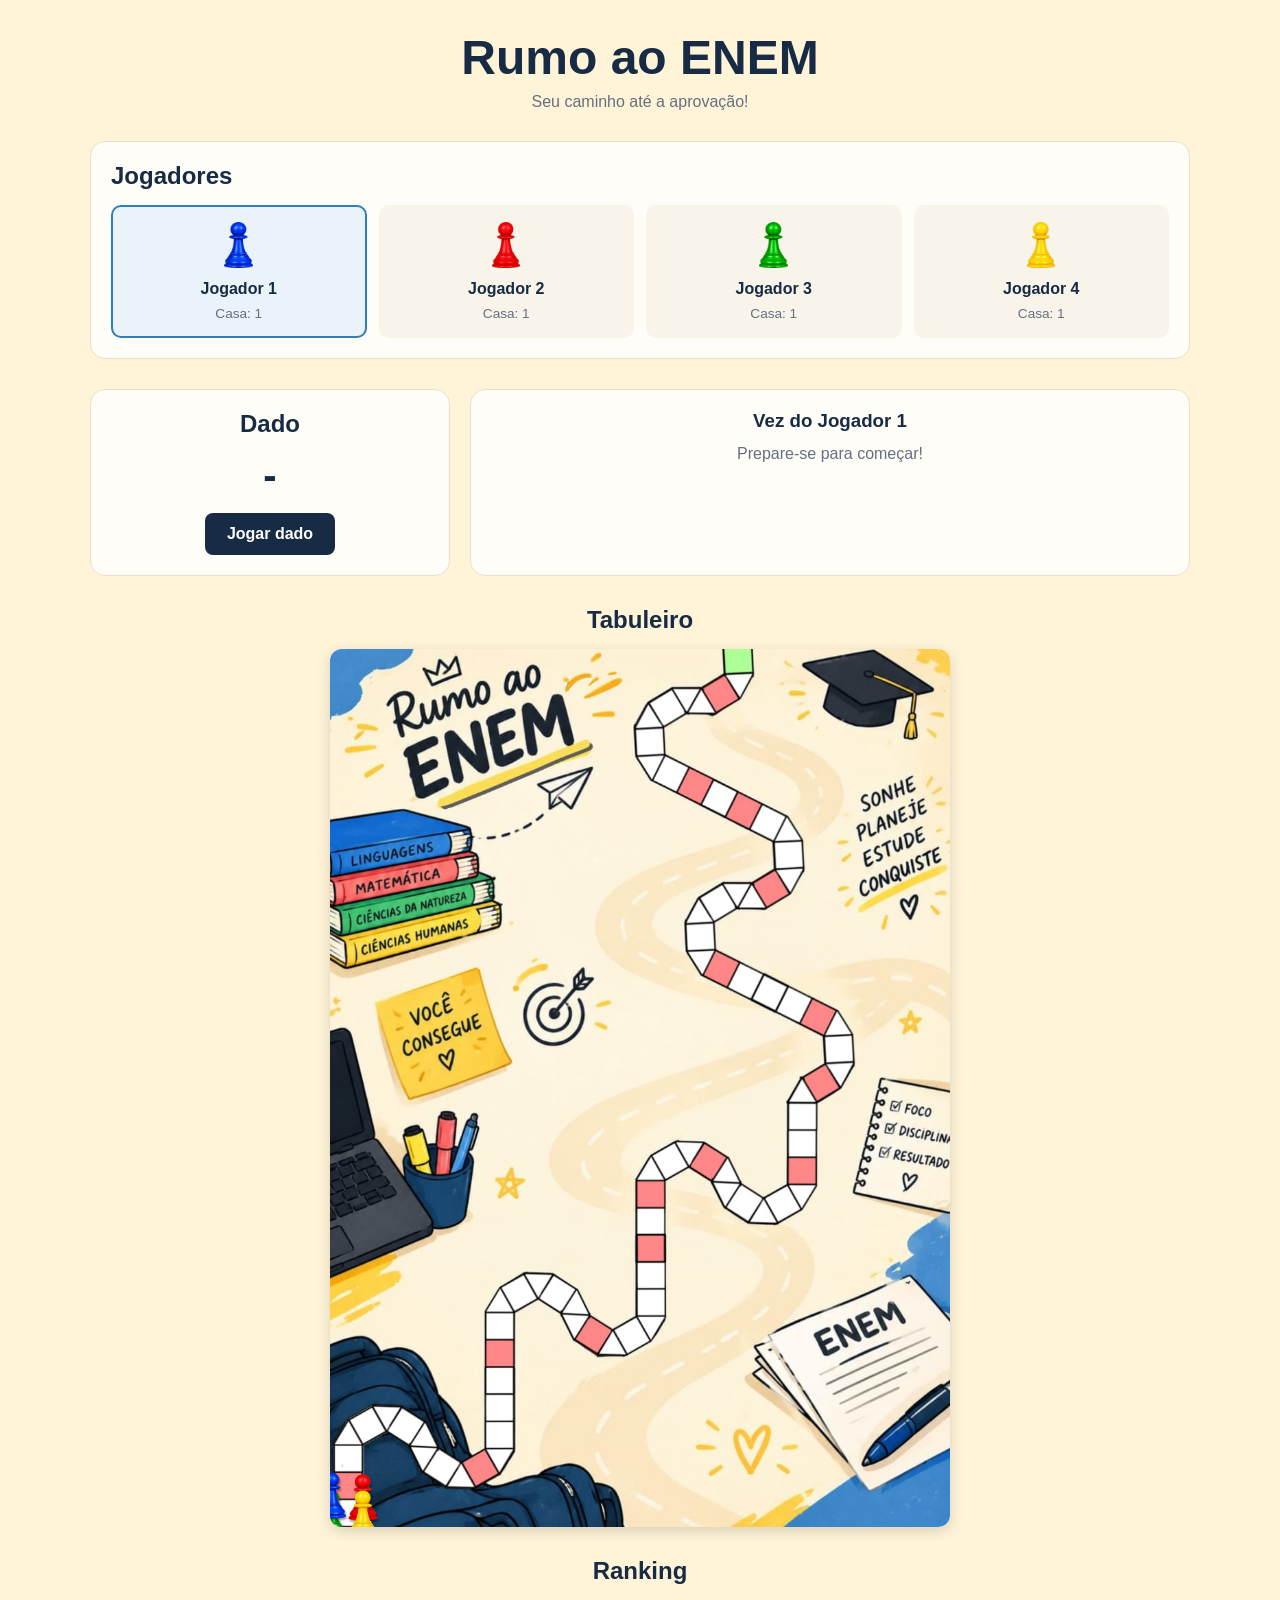
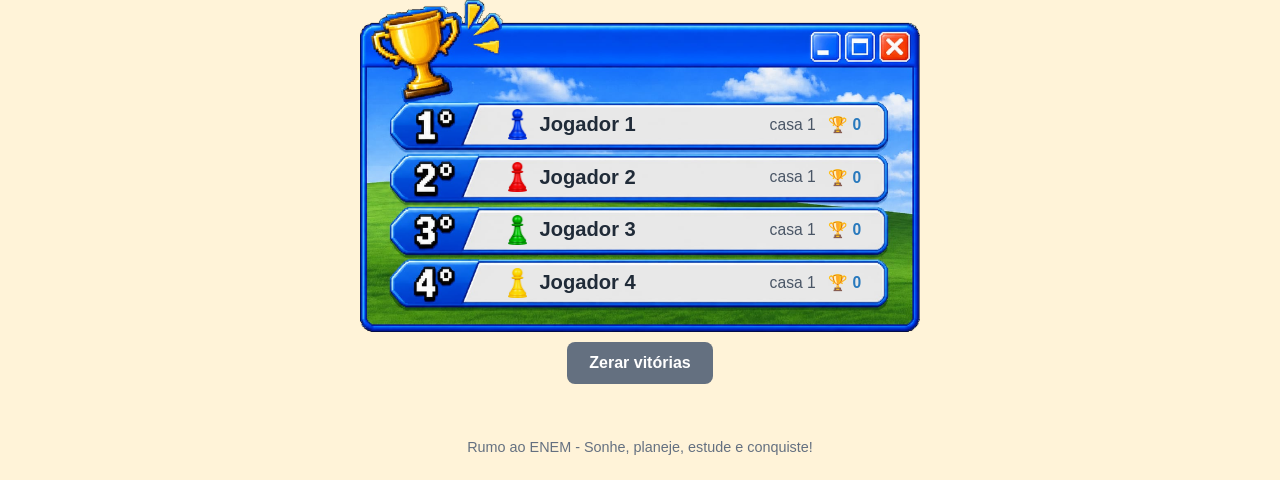
<file: index.html>
<!DOCTYPE html>
<html lang="pt-BR">
<head>
    <meta charset="UTF-8">
    <meta http-equiv="refresh" content="0; url=projeto/">
    <title>Rumo ao ENEM</title>
</head>
<body>
    <p>Redirecionando... <a href="projeto/">Clique aqui se não abrir sozinho.</a></p>
</body>
</html>
</file>
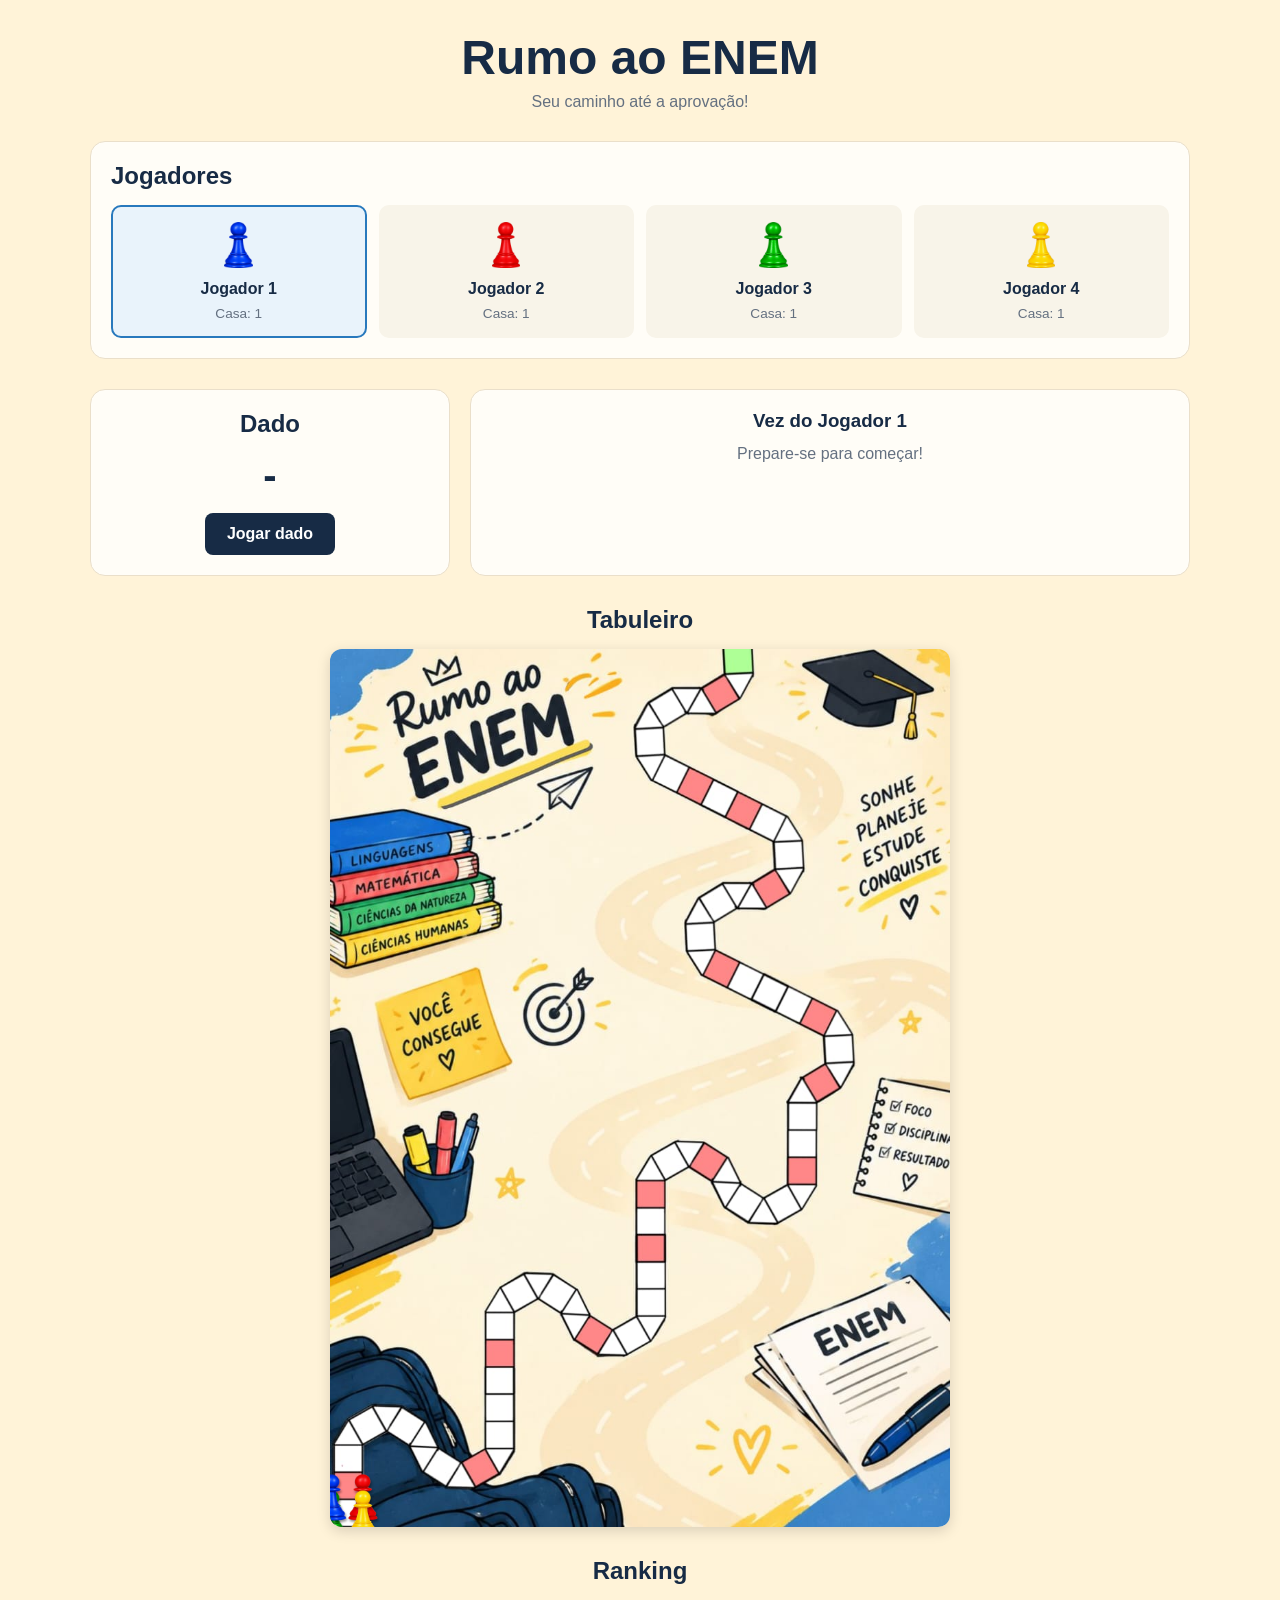
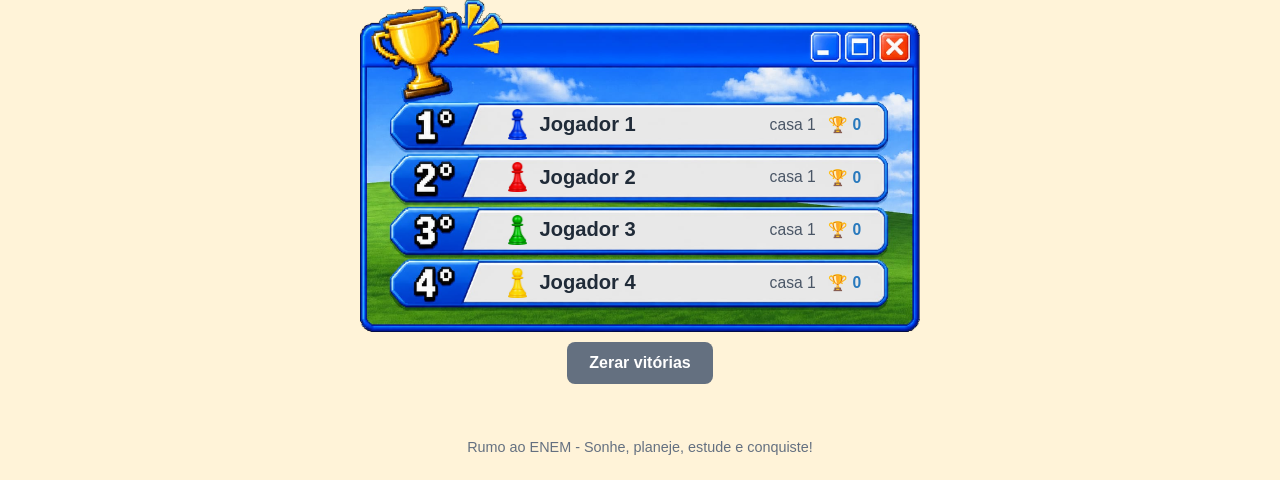
<file: projeto/index.html>
<!DOCTYPE html>
<html lang="pt-BR">

<head>
    <meta charset="UTF-8">
    <meta name="viewport" content="width=device-width, initial-scale=1.0">

    <title>Rumo ao ENEM</title>

    <link rel="icon" type="image/png" href="assets/icone.jpeg">

    <link rel="stylesheet" href="css/style.css">

    <!-- A ordem importa: casas.js antes de script.js -->
    <script src="js/casas.js" defer></script>
    <script src="js/script.js" defer></script>
</head>

<body>

    <header>
        <h1>Rumo ao ENEM</h1>
        <p>Seu caminho até a aprovação!</p>
    </header>

    <main>

        <!-- Jogadores -->
        <section id="area-jogadores">
            <h2>Jogadores</h2>

            <div id="lista-jogadores">

                <div class="jogador" id="jogador-1">
                    <img class="icone-peao" src="assets/peoes/azul.png" alt="Peão azul">
                    <h3>Jogador 1</h3>
                    <p>Casa: <span class="posicao">1</span></p>
                </div>

                <div class="jogador" id="jogador-2">
                    <img class="icone-peao" src="assets/peoes/vermelho.png" alt="Peão vermelho">
                    <h3>Jogador 2</h3>
                    <p>Casa: <span class="posicao">1</span></p>
                </div>

                <div class="jogador" id="jogador-3">
                    <img class="icone-peao" src="assets/peoes/verde.png" alt="Peão verde">
                    <h3>Jogador 3</h3>
                    <p>Casa: <span class="posicao">1</span></p>
                </div>

                <div class="jogador" id="jogador-4">
                    <img class="icone-peao" src="assets/peoes/amarelo.png" alt="Peão amarelo">
                    <h3>Jogador 4</h3>
                    <p>Casa: <span class="posicao">1</span></p>
                </div>

            </div>
        </section>


        <!-- Controles -->
        <section id="controles">

            <div id="area-dado">
                <h2>Dado</h2>

                <div id="resultado-dado" aria-live="polite">-</div>

                <button id="btn-jogar-dado">Jogar dado</button>
                <button id="btn-nova-partida" class="secundario" hidden>Nova partida</button>
            </div>

            <div id="informacao-jogada">
                <h3 id="jogador-atual">Vez do Jogador 1</h3>
                <p id="mensagem" aria-live="polite">Prepare-se para começar!</p>
            </div>

        </section>


        <!-- Tabuleiro -->
        <section id="area-tabuleiro">
            <h2>Tabuleiro</h2>

            <div id="tabuleiro">
                <!-- Peões (e, no modo ?debug, os pontos das casas) são criados pelo JavaScript -->
                <div id="trilha-tabuleiro"></div>
            </div>

            <p id="debug-info" hidden></p>
        </section>


        <!-- Ranking -->
        <section id="area-ranking">
            <h2>Ranking</h2>

            <div id="ranking">
                <img id="ranking-fundo" src="assets/ranking.png" alt="">
                <div id="lista-ranking"></div>
            </div>

            <button id="btn-reiniciar-ranking" class="secundario">Zerar vitórias</button>
        </section>

    </main>


    <!-- Pop-up -->
    <dialog id="modal-casa">
        <div id="janela" class="neutro">

            <button id="btn-x" aria-label="Fechar">
                <img src="assets/botoes/fechar.jpg" alt="">
            </button>

            <h2 id="titulo-modal"></h2>

            <div id="corpo-modal">
                <p id="descricao-modal"></p>
                <p id="consequencia-modal"></p>
                <a id="link-modal" href="#" target="_blank" rel="noopener" hidden>▶ Saiba mais</a>
            </div>

            <button id="btn-fechar-modal" aria-label="OK">
                <img src="assets/botoes/ok.jpg" alt="OK">
            </button>

        </div>
    </dialog>


    <footer>
        <p>Rumo ao ENEM - Sonhe, planeje, estude e conquiste!</p>
    </footer>

</body>

</html>
</file>
<file: projeto/css/style.css>
/* ========================================
   CONFIGURAÇÕES GERAIS
======================================== */

:root {
    --azul: #172b45;
    --azul-claro: #2879bd;
    --bege: #fff3d8;
    --branco: #fffdf7;
    --texto: #202b38;
}

* {
    margin: 0;
    padding: 0;
    box-sizing: border-box;
}

body {
    font-family: Arial, Helvetica, sans-serif;
    background-color: var(--bege);
    color: var(--texto);
    min-height: 100vh;
}


/* ========================================
   CABEÇALHO
======================================== */

header {
    text-align: center;
    padding: 30px 15px;
}

header h1 {
    color: var(--azul);
    font-size: clamp(2rem, 5vw, 3rem);
    font-weight: 900;
}

header p {
    margin-top: 8px;
    color: #647080;
    font-size: 1rem;
}


/* ========================================
   ESTRUTURA PRINCIPAL
======================================== */

main {
    width: min(1100px, 94%);
    margin: auto;
}

section {
    margin-bottom: 30px;
}

section > h2 {
    color: var(--azul);
    margin-bottom: 15px;
}


/* ========================================
   JOGADORES
======================================== */

#area-jogadores {
    background-color: var(--branco);
    padding: 20px;
    border-radius: 15px;
    border: 1px solid #eadfca;
}

#lista-jogadores {
    display: grid;
    grid-template-columns: repeat(4, 1fr);
    gap: 12px;
}

.jogador {
    background-color: #f8f4e9;
    border: 2px solid transparent;
    border-radius: 10px;
    padding: 15px 10px;
    text-align: center;
    transition: border-color 0.2s, background-color 0.2s;
}

.jogador.ativo {
    border-color: var(--azul-claro);
    background-color: #e9f3fb;
}

.jogador h3 {
    margin: 8px 0;
    color: var(--azul);
    font-size: 1rem;
}

.jogador p {
    font-size: 0.85rem;
    color: #647080;
}

.icone-peao {
    height: 46px;
    width: auto;
}


/* ========================================
   CONTROLES DO JOGO
======================================== */

#controles {
    display: grid;
    grid-template-columns: 1fr 2fr;
    gap: 20px;
}

#area-dado,
#informacao-jogada {
    background-color: var(--branco);
    border: 1px solid #eadfca;
    border-radius: 15px;
    padding: 20px;
    text-align: center;
}

#area-dado h2 {
    color: var(--azul);
    margin-bottom: 15px;
}

#resultado-dado {
    font-size: 2.5rem;
    font-weight: bold;
    color: var(--azul);
    margin-bottom: 15px;
}

button {
    background-color: var(--azul);
    color: white;

    border: none;
    border-radius: 8px;

    padding: 12px 22px;

    font-size: 1rem;
    font-weight: bold;

    cursor: pointer;
    transition: background-color 0.2s, transform 0.2s;
}

button:hover:not(:disabled) {
    background-color: var(--azul-claro);
    transform: translateY(-2px);
}

button:active:not(:disabled) {
    transform: scale(0.97);
}

button:disabled {
    opacity: 0.5;
    cursor: not-allowed;
}

button.secundario {
    background-color: #647080;
    margin-top: 10px;
}

button[hidden] {
    display: none;
}

#jogador-atual {
    color: var(--azul);
    margin-bottom: 10px;
}

#mensagem {
    color: #647080;
    line-height: 1.5;
}


/* ========================================
   TABULEIRO
======================================== */

#area-tabuleiro {
    text-align: center;
}

/* A proporção é a da imagem do mapa (904 x 1280) */

#tabuleiro {
    position: relative;

    width: min(100%, 620px);
    aspect-ratio: 904 / 1280;

    margin: auto;

    background-image: url("../assets/mapa.jpg");
    background-size: 100% 100%;
    background-repeat: no-repeat;

    border-radius: 12px;
    overflow: hidden;
    box-shadow: 0 4px 14px rgba(0, 0, 0, 0.15);
}

#trilha-tabuleiro {
    position: absolute;
    inset: 0;
}

/* Peões: a base do peão fica sobre o ponto da casa */

.peao {
    position: absolute;
    left: var(--x, 50%);
    top: var(--y, 50%);

    width: 4.6%;
    height: auto;

    transform: translate(calc(-50% + var(--dx, 0%)), calc(-88% + var(--dy, 0%)));
    transition: left 0.22s ease, top 0.22s ease, transform 0.22s ease;

    filter: drop-shadow(1px 2px 1px rgba(0, 0, 0, 0.4));
    z-index: 5;
    pointer-events: none;
}

.peao.ativo {
    z-index: 6;
    animation: pulo 0.8s ease-in-out infinite;
}

@keyframes pulo {
    50% { margin-top: -6px; }
}

/* Modo ?debug */

.ponto-debug {
    position: absolute;
    left: var(--x);
    top: var(--y);
    width: 16px;
    height: 16px;
    transform: translate(-50%, -50%);
    border-radius: 50%;
    border: 1px solid #000;
    background: #2879bd;
    color: #fff;
    font-size: 8px;
    line-height: 14px;
    pointer-events: none;
    z-index: 4;
}

.ponto-debug.ruim {
    background: #e34c55;
}

#debug-info {
    margin-top: 10px;
    font-family: monospace;
    color: var(--azul);
}


/* ========================================
   RANKING
======================================== */

#area-ranking {
    text-align: center;
}

#ranking {
    position: relative;
    width: min(100%, 560px);
    margin: auto;
}

#ranking-fundo {
    display: block;
    width: 100%;
    height: auto;
}

#lista-ranking {
    position: absolute;
    inset: 0;
    container-type: inline-size;
}

/* As 4 barras da imagem: topo e altura em % da imagem */

.item-ranking {
    position: absolute;
    left: 24%;
    width: 68%;
    height: 11.4%;

    display: flex;
    align-items: center;
    gap: 2.2cqw;

    padding: 0 2.5cqw;
    color: var(--texto);
    font-weight: bold;
    font-size: 3.6cqw;
}

.item-ranking:nth-child(1) { top: 31.8%; }
.item-ranking:nth-child(2) { top: 47.6%; }
.item-ranking:nth-child(3) { top: 63.5%; }
.item-ranking:nth-child(4) { top: 79.4%; }

.item-ranking img {
    height: 80%;
    width: auto;
}

.item-ranking .nome {
    flex: 1;
    text-align: left;
    white-space: nowrap;
    overflow: hidden;
    text-overflow: ellipsis;
}

.item-ranking .status {
    font-weight: normal;
    font-size: 2.8cqw;
    color: #4a5666;
}

.item-ranking .vitorias {
    font-size: 2.8cqw;
    color: var(--azul-claro);
}


/* ========================================
   POP-UP
======================================== */

#modal-casa {
    border: none;
    padding: 0;
    background: transparent;
    overflow: visible;
    margin: auto;
}

#modal-casa::backdrop {
    background: rgba(10, 20, 35, 0.55);
}

#janela {
    position: relative;
    width: min(92vw, 560px);
    aspect-ratio: 3 / 2;

    container-type: inline-size;

    background-size: 100% 100%;
    background-repeat: no-repeat;

    font-family: "Courier New", monospace;
}

#janela.neutro {
    background-image: url("../assets/popup/neutro.jpg");
}

#janela.negativo {
    background-image: url("../assets/popup/negativo.jpg");
}

/* Botão X na barra azul */

#btn-x {
    position: absolute;
    top: 4%;
    right: 2.8%;
    width: 6.5%;
    padding: 0;
    background: none;
    border-radius: 0;
    line-height: 0;
}

#btn-x img {
    width: 100%;
    display: block;
}

/* Título: na barra azul (neutro) ou dentro do corpo (negativo) */

#titulo-modal {
    position: absolute;
    top: 3.4%;
    left: 4%;
    right: 12%;

    color: #fff;
    font-size: 4.2cqw;
    line-height: 1.2;
    white-space: nowrap;
    overflow: hidden;
    text-overflow: ellipsis;
}

#janela.negativo #titulo-modal {
    top: 17%;
    left: 30%;
    right: 6%;

    color: #8a0000;
    font-size: 4.4cqw;
    white-space: normal;
}

#corpo-modal {
    position: absolute;
    top: 19%;
    left: 6%;
    right: 6%;
    bottom: 24%;

    overflow-y: auto;
    color: #111;
    font-size: 3.7cqw;
    line-height: 1.35;
}

#janela.negativo #corpo-modal {
    top: 31%;
    left: 30%;
    right: 6%;
    bottom: 24%;
}

#consequencia-modal {
    margin-top: 2cqw;
    font-weight: bold;
}

#janela.negativo #consequencia-modal {
    color: #8a0000;
}

#consequencia-modal:empty {
    display: none;
}

#link-modal {
    display: inline-block;
    margin-top: 2cqw;
    color: #0000b8;
    font-weight: bold;
}

#link-modal[hidden] {
    display: none;
}

/* Botão OK */

#btn-fechar-modal {
    position: absolute;
    bottom: 5%;
    left: 50%;
    transform: translateX(-50%);

    width: 26%;
    padding: 0;
    background: none;
    border-radius: 0;
    line-height: 0;
}

#btn-fechar-modal:hover:not(:disabled) {
    background: none;
    transform: translateX(-50%) translateY(-2px);
}

#btn-fechar-modal:active:not(:disabled) {
    transform: translateX(-50%) scale(0.96);
}

#btn-fechar-modal img {
    width: 100%;
    display: block;
}


/* ========================================
   RODAPÉ
======================================== */

footer {
    text-align: center;
    padding: 25px 15px;
    margin-top: 30px;

    color: #647080;
    font-size: 0.9rem;
}


/* ========================================
   RESPONSIVIDADE
======================================== */

@media (max-width: 700px) {

    #lista-jogadores {
        grid-template-columns: repeat(2, 1fr);
    }

    #controles {
        grid-template-columns: 1fr;
    }

    #corpo-modal {
        font-size: 4cqw;
    }
}

@media (max-width: 380px) {

    #area-jogadores {
        padding: 12px;
    }

    .jogador {
        padding: 10px 5px;
    }
}

@media (max-width: 700px) {

    /* peões maiores */
    .peao { width: 7%; }

    /* pop-up mais legível */
    #titulo-modal { font-size: 4.6cqw; }
    #corpo-modal  { font-size: 4.4cqw; }

    /* botões fáceis de tocar */
    button { min-height: 44px; }

    /* dado sempre visível */
    #area-dado {
        position: sticky;
        bottom: 8px;
        z-index: 10;
        box-shadow: 0 4px 14px rgba(0, 0, 0, 0.25);
    }
/* PC: tabuleiro e dado lado a lado */
@media (min-width: 800px) {

    header { padding: 10px 15px; }
    header h1 { font-size: 1.8rem; }
    header p { display: none; }

    main {
        display: grid;
        grid-template-columns: auto minmax(260px, 1fr);
        grid-template-areas:
            "tab ctrl"
            "tab jog"
            "tab rank";
        grid-template-rows: auto auto 1fr;
        gap: 16px 24px;
        align-items: start;
    }

    main > section { margin-bottom: 0; }

    #area-tabuleiro { grid-area: tab; }
    #controles      { grid-area: ctrl; grid-template-columns: 1fr; gap: 12px; }
    #area-jogadores { grid-area: jog; }
    #area-ranking   { grid-area: rank; }

    #area-tabuleiro > h2 { display: none; }

    #tabuleiro {
        width: clamp(300px, calc((100vh - 80px) * 904 / 1280), 620px);
    }

    #lista-jogadores { grid-template-columns: repeat(2, 1fr); }

    .peao { min-width: 20px; }

    footer { margin-top: 0; padding: 12px; }
    }
}
</file>
